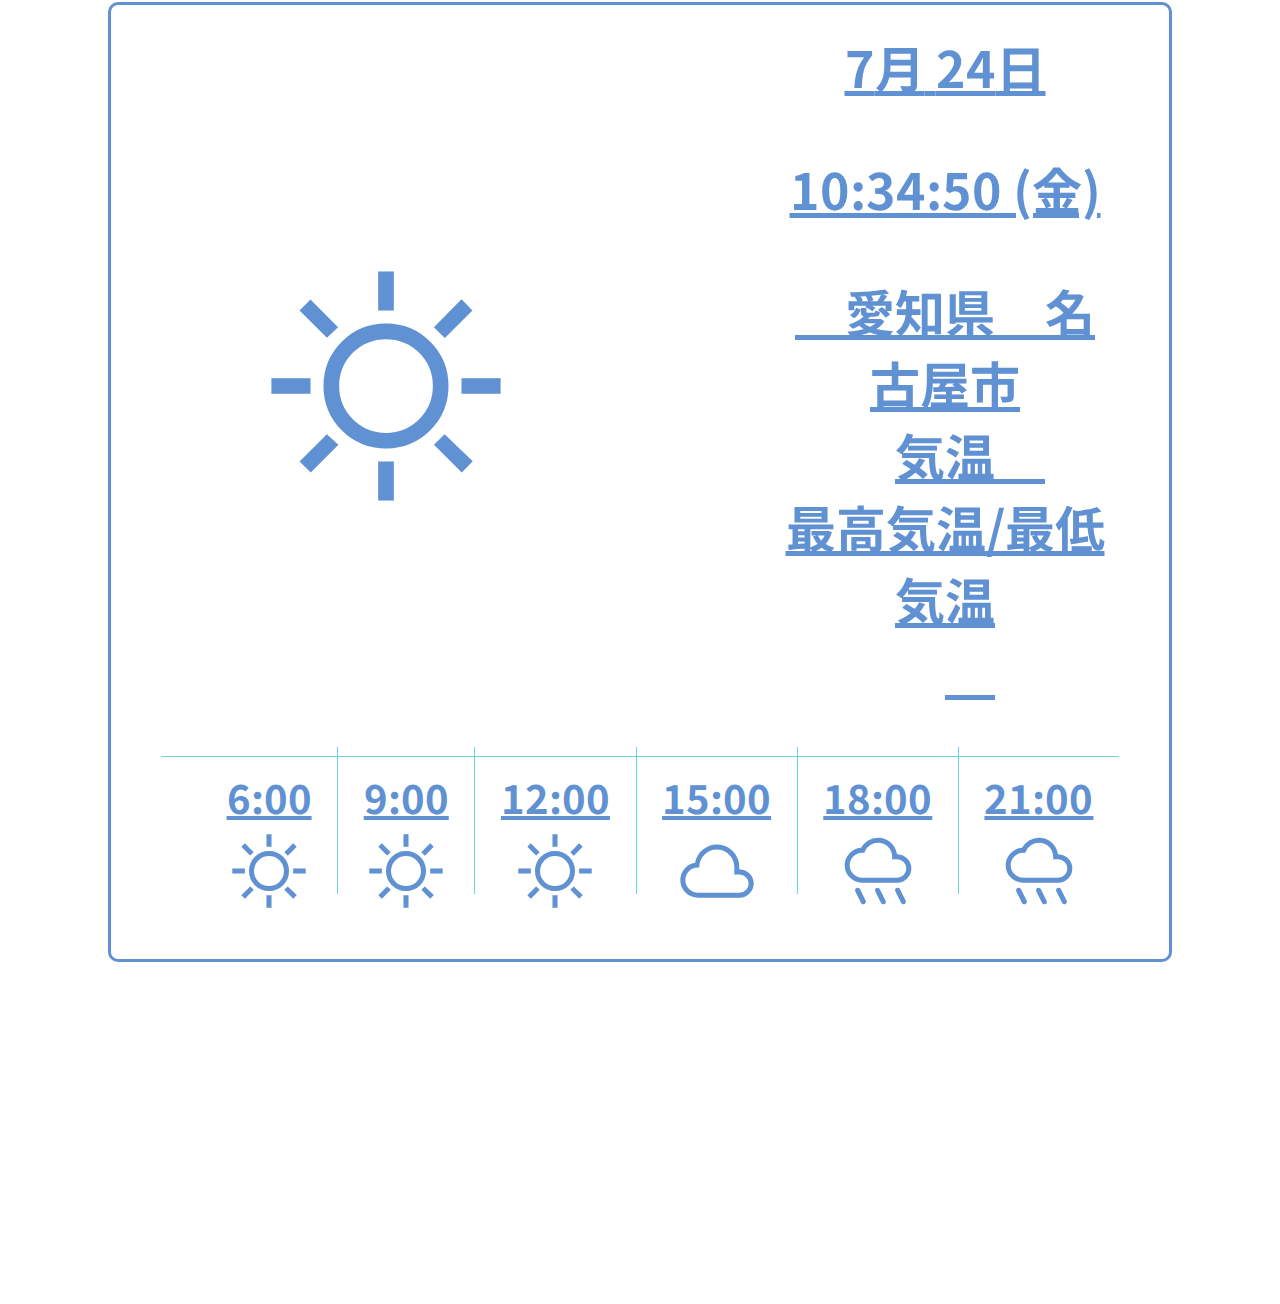
<file: index.html>
<!DOCTYPE html>
<html>

  <head>

    <meta charset="utf-8">                                                                                                                                                                                                                                                                                                                                                                                                                                                                                                                                                                                                                                                                                                                                                                                                                                                                                                                                                     

    <title>ウェザーニュース</title>

    <!-- <link rel="stylesheet" href="https://cdnjs.cloudflare.com/ajax/libs/weather-icons/2.0.9/css/weather-icons.min.css"> -->



    <!-- google font -->
    <!-- <link href="https://fonts.googleapis.com/icon?family=Material+Icons" rel="stylesheet"> -->
    <link rel="stylesheet" href="https://fonts.googleapis.com/css2?family=Material+Symbols+Outlined:opsz,wght,FILL,GRAD@48,400,0,0" />

    <link rel="stylesheet" type="text/css" href="css/news.css">

  </head>
<!-- headerいらなくね -->
  <!-- <header>
    <a class="title">ウェザーニュース </a>
  </header> -->

  <body>

    <a href="content.php">
    <div class="weather">

      <div class="today">

        <div class="weather-icon">

          <span class="material-symbols-outlined" style="font-size: 250px;">
            clear_day
            </span>

        </div>

        <div class="weather-detail">

          <!-- js リアルタイム表示 -->

          <div id="current_date"><span id="month"></span>月</div><!-- js data関数でやる -->
          <div id="current_date"><span id="text"></span>日</div><!-- js data関数でやる -->
          <div id="current_time"><p id="sample"></p></div> <!-- 現在時刻-->
          <div id="location">　愛知県　名古屋市</div><br>
          <!-- <div class="weather-name">晴れ　</div> -->
          <!-- 現在の天気入れるやつ -->
          <div class="current-temperature">気温　<p id="hourtemp" style="display: inline;"></p></div><br>
          <!-- 今の気温 -->
          <div class="temperature">
            <!-- 最低気温 最高気温 -->
            <span>最高気温/最低気温<br ><p id="daymax"></p>　<p id="daymin"></p></p> </span>

          </div>

          <!-- 雨確立 難しかったら消す 多分open meteoじゃ降水確率とれない -->
          <!-- <div class="rain-percent">降水確率　5%</div> -->

        </div>

      </div>

      <ul class="day">

        <li class="time">

          <div class="day-of-the-week">6:00</div>
<!-- 時刻 6字から21字まで3時間ずつ -->
          <div class="weather-icon">
<!-- 天気のアイコン↓ -->
<span class="material-symbols-outlined">
  clear_day
  </span>

          </div>
<!-- 現在の気温だけ -->
          <div class="temperature">

            <span><p id="temp6"></p></span>

          </div>

        </li>

        <li class="time">

          <div class="day-of-the-week">9:00</div>

          <div class="weather-icon">

            <span class="material-symbols-outlined">
              clear_day
              </span>

          </div>

          <div class="temperature">

            <span><p id="temp9"></p></span>

          </div>

        </li>

        <li class="time">

          <div class="day-of-the-week">12:00</div>

          <div class="weather-icon">

            <span class="material-symbols-outlined">
              clear_day
              </span>

          </div>

          <div class="temperature">

            <span><p id="temp12"></p></span>

          </div>

        </li>

        <li class="time">

          <div class="day-of-the-week">15:00</div>

          <div class="weather-icon">

            <span class="material-symbols-outlined">
              cloud
              </span>

          </div>

          <div class="temperature">

            <span><p id="temp15"></p></span>

          </div>

        </li>

        <li class="time">

          <div class="day-of-the-week">18:00</div>

          <div class="weather-icon">

            <span class="material-symbols-outlined">
              rainy
              </span>

          </div>      

          <div class="temperature">

            <span><p id="temp18"></p></span>

          </div>

        </li>

        <li class="time">

          <div class="day-of-the-week">21:00</div>

          <div class="weather-icon">

            <span class="material-symbols-outlined">
              rainy
              </span>

          </div>

          <div class="temperature">

            <span><p id="temp21"></p></span>

          </div>
        </li>
      </ul>
    </div>
  </a>

  <script src="./script/main.js"></script>
  <script>
       //時間
    //つき
    document.getElementById("month").innerHTML = showMonth();
  
  function showMonth() {
    var now = new Date();
    var month = now.getMonth() + 1;
    return month;
  }
  
    //ひづけ
    document.getElementById("text").innerHTML = showDay();
    function showDay() {
      var now = new Date();
      var day = now.getDate();
      return day;
    }
  
    function zero( num) {
      if (num < 10)  num = "0" + num   
      return num;
    }
    
    function nowTime() {
      const date = new Date(); //現在日時
      
      const h = zero( date.getHours() );   //時
      const m = zero( date.getMinutes() ); //分
      const s = zero( date.getSeconds() ); //秒
    
      let weekday = new Array(7);
      weekday[0] = "日";
      weekday[1] = "月";
      weekday[2] = "火";
      weekday[3] = "水";
      weekday[4] = "木";
      weekday[5] = "金";
      weekday[6] = "土";
    
      let n = weekday[date.getDay()];
    
      const now = `${h}:${m}:${s} (${n})`;
    
      document.getElementById("sample").innerHTML = now;
      
    }
    setInterval('nowTime()', 1000);
  
  
  </script>

  <!-- <div class="weather-icon">

  <i class="wi wi-day-sunny"></i>晴れ
  <i class="wi wi-rain"></i>雨
  <i class="wi wi-cloud"></i>曇り

  </div> -->
  
  <!-- google font -->
    <!-- <div class="weather-icon">

            <span class="material-symbols-outlined">
              clear_day
              </span>//晴れ
 <span class="material-symbols-outlined">
rainy
</span>//雨
  <span class="material-symbols-outlined">
cloud
</span>
//曇

  </div> -->

  </body>
</html>
</file>
<file: css/news.css>
@import url('https://fonts.googleapis.com/css?family=Open+Sans+Condensed:300');

@import url('https://fonts.googleapis.com/css?family=Noto+Sans+JP');
/* フォント */

/* header {

  padding: 15px;
} */

a {
  color: #6091d3;
  font-family: 'Noto Sans JP', sans-serif;
  font-size: 50px;
  text-align: center;
  margin: 2em ;
}


body {
  margin-top: -170px;
  padding: auto;
}

.weather {
  /* 悩む */
  /* font-family: 'Open Sans Condensed', sans-serif;
  background: linear-gradient(to bottom right, #04BACC, #68d5e0);
  width: 100%;
  font-size: 21px;
  line-height: 1.5;
  color: #fff; */
      padding: 0.5em 1em;
    margin: 2em 2em;
    font-weight: bold;
    color: #6091d3;/*文字色*/
    background: #FFF;
    border: solid 3px #6091d3;/*線*/
    border-radius: 10px;/*角の丸み*/
}

.today {

  display: flex;
  border-bottom: 1px solid #68d5e0;
}

/* 今日の天気表示 */
.today .weather-icon {
  margin: auto;
  margin-left: 100px;
}

#current_date{
  display: inline;
  font-size: 50px;
}
#current_time{
  display: inline;
  font-size: 50px;
}
#location {
  font-size: 50px;  
  display: inline;
}

.today .weather-detail .current-temperature {
  font-size: 50px;  
  display: inline;
}

.today .weather-detail .temperature {
  font-size: 40px;  
  display: inline;
}


.today .weather-detail .weather-name {
  font-size: 50px;  
  display: inline;
}

span{
  font-size: 50px;  
}

.today .weather-detail .rain-percent {
  font-size: 30px;  
}

.today .weather-detail {
  padding-left: 160px;
  margin-left: 100px;
}

.day {
  display: flex;
  /* padding: 0;
  margin: 0; */
  list-style: none;
  font-size: 40px;
}

.time {
  flex-grow: 1;
  padding: 21px 9px;
  text-align: center;
  border-right: 1px solid #68d5e0;
  margin-top: -50px;
}

.time:last-child {
  border-right: 0;
}

.time .weather-icon {
  margin: 5px 0;
  margin-bottom: -80px;
  color: #6091d3;/*文字色*/
}

.time .temperature {
  font-size: 22px;
  margin-bottom: -100px;
}

#daymax{
  display:inline;
}

#daymin{
  display:inline;
}

/* アイコン */


.material-symbols-outlined {
  font-size: 80px;
}

/* span{
  margin-bottom: -100px;
} */
</file>
